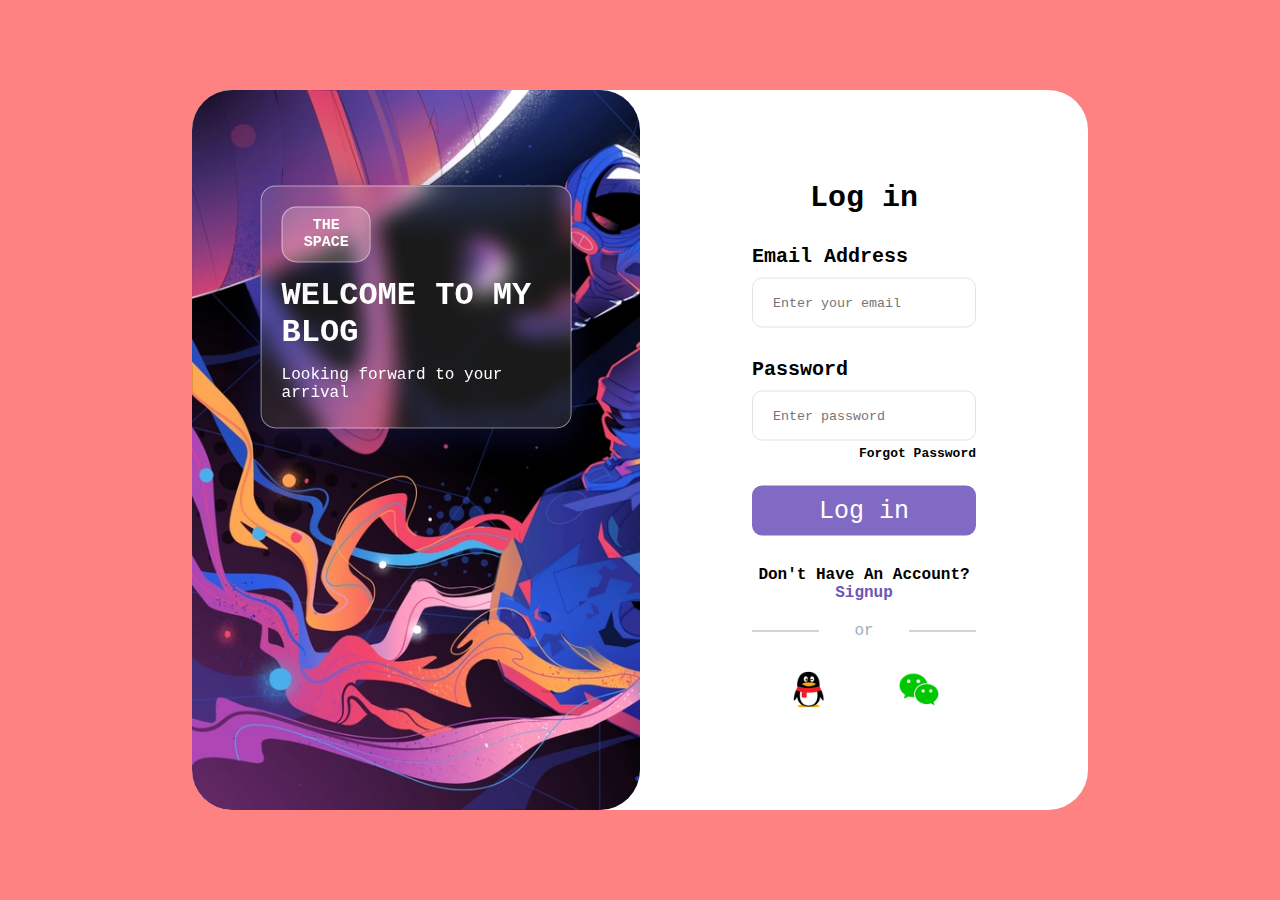
<file: index.html>
<!DOCTYPE html>
<html lang="en">
<head>
    <meta charset="UTF-8">
    <meta http-equiv="X-UA-Compatible" content="IE=edge">
    <meta name="viewport" content="width=device-width, initial-scale=1.0">
    <title>登录</title>
    <link rel="stylesheet" href="log in.css">
</head>
<body>
    <div class="content">
        <div class="login-wrapper">
            <div class="left-img">
                <div class="glass">
                    <div class="tips">
                        <div class="title">
                        THE SPACE 
                        </div>
                        <h1>WELCOME TO MY BLOG</h1>
                        <span></span>
                        <span>Looking forward to your arrival</span>
                    </div>
                </div>
            </div>
            <div class="right-login-form">
                <div class="form-wrapper">
                    <h1>Log in</h1>
                    <div class="input-items">
                        <span class="input-tips">
                            Email Address
                        </span>
                        <input type="text" class="inputs" placeholder="Enter your email">
                    </div>
                    <div class="input-items">
                        <span class="input-tips">
                            Password
                        </span>
                        <input type="password" class="inputs" placeholder="Enter password">
                        <span class="forgot">Forgot Password</span>
                    </div>
                    <a href="./homepage.html"><button class="btn">Log in</button></a>
                    <div class="siginup-tips">
                        <span>Don't Have An Account?</span>
                        <span>Signup</span>
                    </div>
                    <div class="other-login">
                        <div class="divider">
                            <span class="line"></span>
                            <span class="divider-text">or</span>
                            <span class="line"></span>
                        </div>
                        <div class="other-login-wrapper">
                            <div class="other-login-item">
                                <img src="imgs/QQ.png" alt="QQ">
                            </div>
                            <div class="other-login-item">
                                <img src="imgs/WeChat.png" alt="WeChat">
                            </div>
                        </div>
                    </div>
                </div>
            </div>
        </div>
    </div>
</body>
</html>
</file>
<file: log in.css>
* {
    padding: 0;
    margin: 0;
    font-family: "Aguazyuan", Courier, monospace;
  }
  
  .content {
    width: 100vw;
    height: 100vh;
    background-color: rgb(255, 130, 130);
    position: relative;
  }
  .content .login-wrapper {
    width: 70vw;
    height: 80vh;
    background-color: #fff;
    border-radius: 40px;
    position: absolute;
    left: 50%;
    top: 50%;
    transform: translate(-50%, -50%);
    display: flex;
  }
  .content .login-wrapper .left-img {
    border-radius: 40px;
    flex: 1;
    background: url(imgs/bg.jpg) no-repeat;
    background-size: cover;
    position: relative;
  }
  .content .login-wrapper .left-img .glass {
    width: 60%;
    padding: 20px;
    color: #fff;
    position: absolute;
    top: 20%;
    left: 50%;
    transform: translate(-50%, -20%);
    background: rgba(255, 255, 255, 0.1);
    box-shadow: 0 8px 32px 0 rgba(31, 38, 135, 0.37);
    backdrop-filter: blur(10px);
    -webkit-backdrop-filter: blur(10px);
    border-radius: 15px;
    border: 1px solid rgba(255, 255, 255, 0.48);
  }
  .content .login-wrapper .left-img .glass .tips .title {
    width: 25%;
    font-weight: 600;
    font-size: 15px;
    text-align: center;
    padding: 10px;
    overflow: hidden;
    background: rgba(255, 255, 255, 0.1);
    box-shadow: 0 8px 32px 0 rgba(31, 38, 135, 0.37);
    backdrop-filter: blur(10px);
    -webkit-backdrop-filter: blur(10px);
    border-radius: 15px;
    border: 1px solid rgba(255, 255, 255, 0.48);
  }
  .content .login-wrapper .left-img .glass .tips h1 {
    margin: 15px 0;
  }
  .content .login-wrapper .left-img .glass .tips span {
    margin: 5px 0;
    display: block;
    font-weight: 100;
  }
  .content .login-wrapper .right-login-form {
    flex: 1;
    position: relative;
  }
  .content .login-wrapper .right-login-form .form-wrapper {
    position: absolute;
    left: 50%;
    top: 50%;
    transform: translate(-50%, -50%);
  }
  .content .login-wrapper .right-login-form .form-wrapper h1 {
    font-size: 30px;
    text-align: center;
  }
  .content .login-wrapper .right-login-form .form-wrapper .input-items {
    margin: 20px 0;
  }
  .content .login-wrapper .right-login-form .form-wrapper .input-items .input-tips {
    display: inline-block;
    font-weight: 600;
    font-size: 20px;
    margin: 10px 0;
  }
  .content .login-wrapper .right-login-form .form-wrapper .input-items .inputs {
    width: 100%;
    height: 50px;
    border-radius: 10px;
    border: 1px solid rgb(227, 227, 227);
    padding: 20px;
    box-sizing: border-box;
    outline: none;
    transition: 0.5s;
  }
  .content .login-wrapper .right-login-form .form-wrapper .input-items .inputs:focus {
    border: 1px solid rgb(128, 106, 196);
  }
  .content .login-wrapper .right-login-form .form-wrapper .input-items .forgot {
    float: right;
    font-weight: 600;
    text-align: right;
    margin: 5px 0;
    font-size: 13px;
    cursor: pointer;
  }
  .content .login-wrapper .right-login-form .form-wrapper .btn {
    width: 100%;
    height: 50px;
    background-color: rgb(128, 106, 196);
    border: 0;
    border-radius: 10px;
    color: #fff;
    font-size: 25px;
    margin: 20px 0;
    cursor: pointer;
  }
  .content .login-wrapper .right-login-form .form-wrapper .siginup-tips {
    text-align: center;
    font-weight: 600;
    margin: 10px 0;
  }
  .content .login-wrapper .right-login-form .form-wrapper .siginup-tips span:last-child {
    color: rgb(110, 87, 179);
    cursor: pointer;
  }
  .content .login-wrapper .right-login-form .form-wrapper .other-login .divider {
    width: 100%;
    margin: 20px 0;
    text-align: center;
    display: flex;
    align-items: center;
    justify-content: space-between;
  }
  .content .login-wrapper .right-login-form .form-wrapper .other-login .divider .line {
    display: inline-block;
    max-width: 35%;
    width: 35%;
    flex: 1;
    height: 1px;
    background-color: rgb(162, 172, 185);
  }
  .content .login-wrapper .right-login-form .form-wrapper .other-login .divider .divider-text {
    vertical-align: middle;
    margin: 0 20px;
    display: inline-block;
    width: 50px;
    color: rgb(162, 172, 185);
    white-space: normal;
  }
  .content .login-wrapper .right-login-form .form-wrapper .other-login .other-login-wrapper {
    width: 100%;
    display: flex;
    justify-content: center;
    align-items: center;
  }
  .content .login-wrapper .right-login-form .form-wrapper .other-login .other-login-wrapper .other-login-item {
    width: 70px;
    padding: 10px;
    text-align: center;
    border-radius: 10px;
    cursor: pointer;
    font-weight: 600;
    color: rgb(51, 49, 116);
    margin: 0 10px;
    transition: 0.4s;
  }
  .content .login-wrapper .right-login-form .form-wrapper .other-login .other-login-wrapper .other-login-item img {
    width: 40px;
    height: 40px;
    vertical-align: middle;
  }
  .content .login-wrapper .right-login-form .form-wrapper .other-login .other-login-wrapper .other-login-item span {
    vertical-align: middle;
  }
  .content .login-wrapper .right-login-form .form-wrapper .other-login .other-login-wrapper .other-login-item:hover {
    width: 80px;
    height: 50%;
    background-color: #fff;
    border: 0;
    box-shadow: 1px 10px 32px 1px rgba(186, 175, 221, 0.37);
  }
  
  @media (max-width: 1024px) {
    .login-wrapper {
      padding: 20px;
    }
    .login-wrapper .left-img {
      display: none;
    }
    .login-wrapper .right-login-form {
      padding: 20px;
    }
  }/*# sourceMappingURL=style.css.map */
</file>
